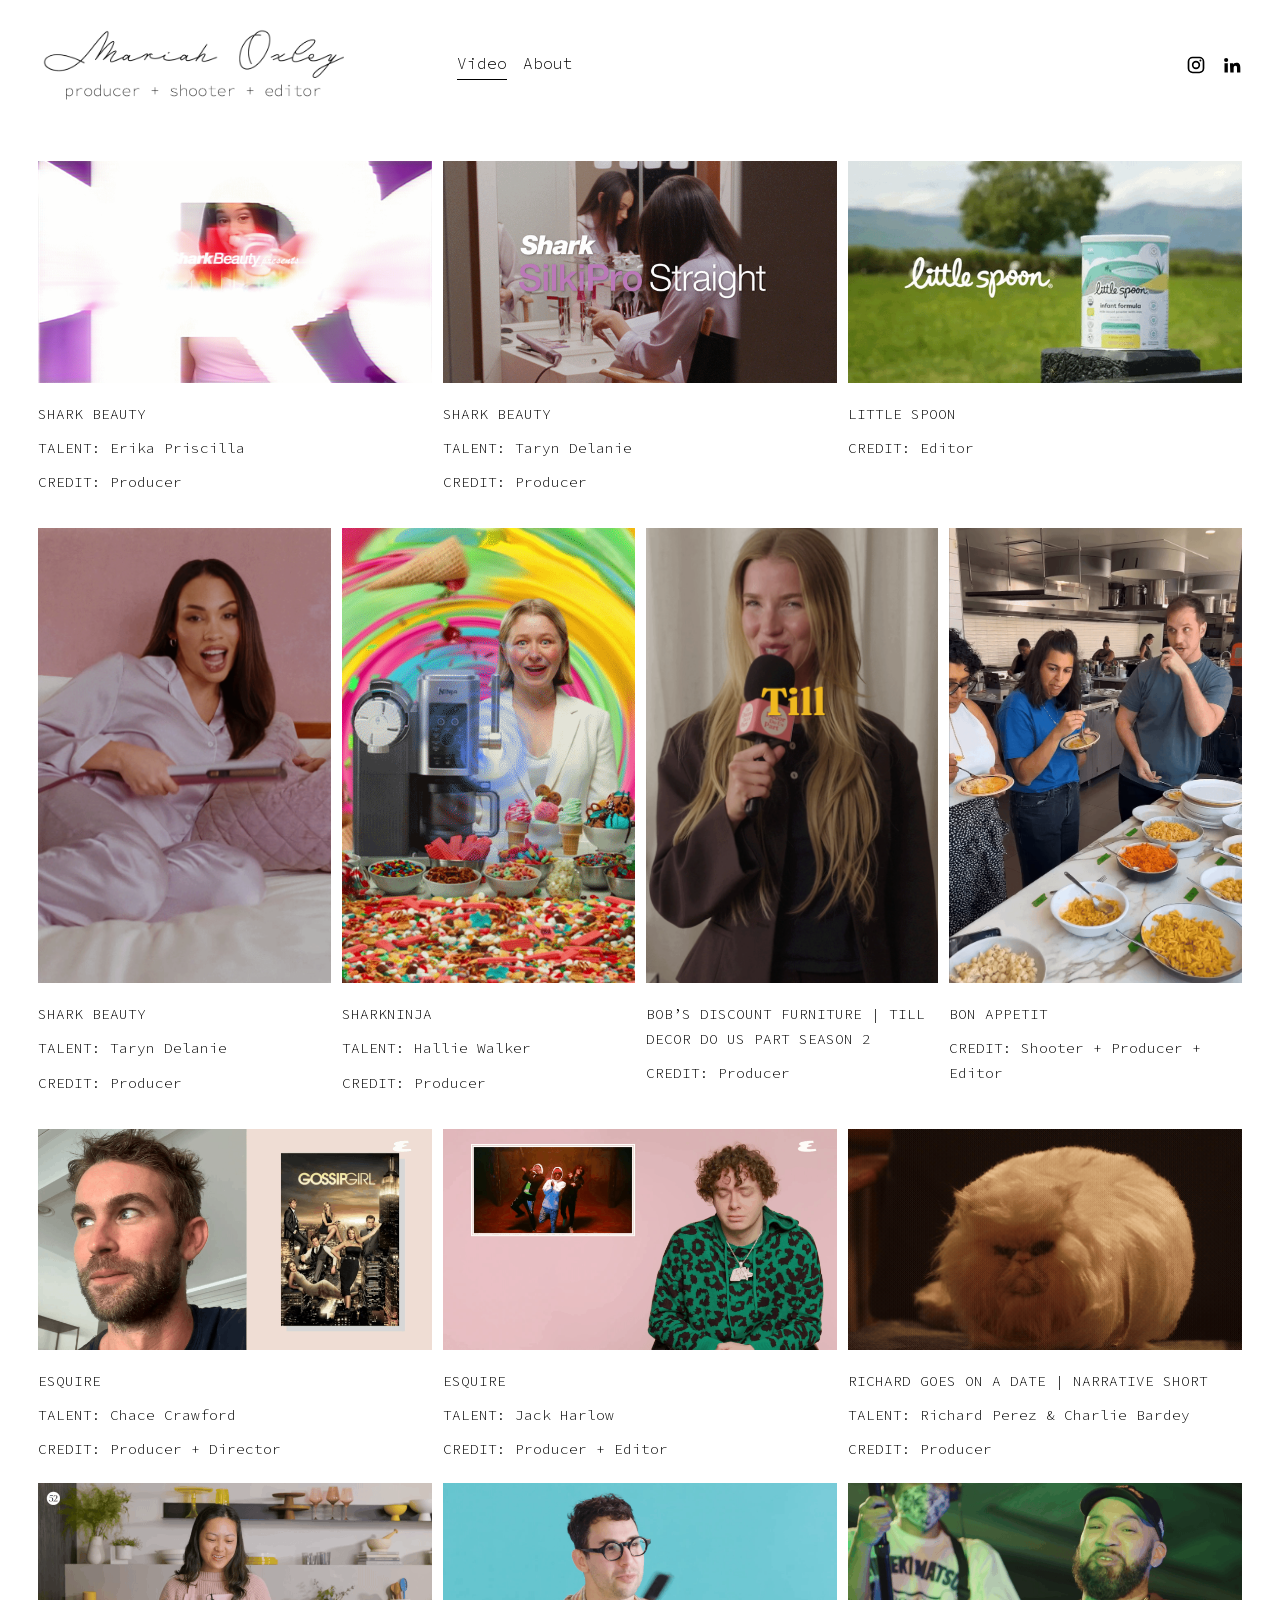
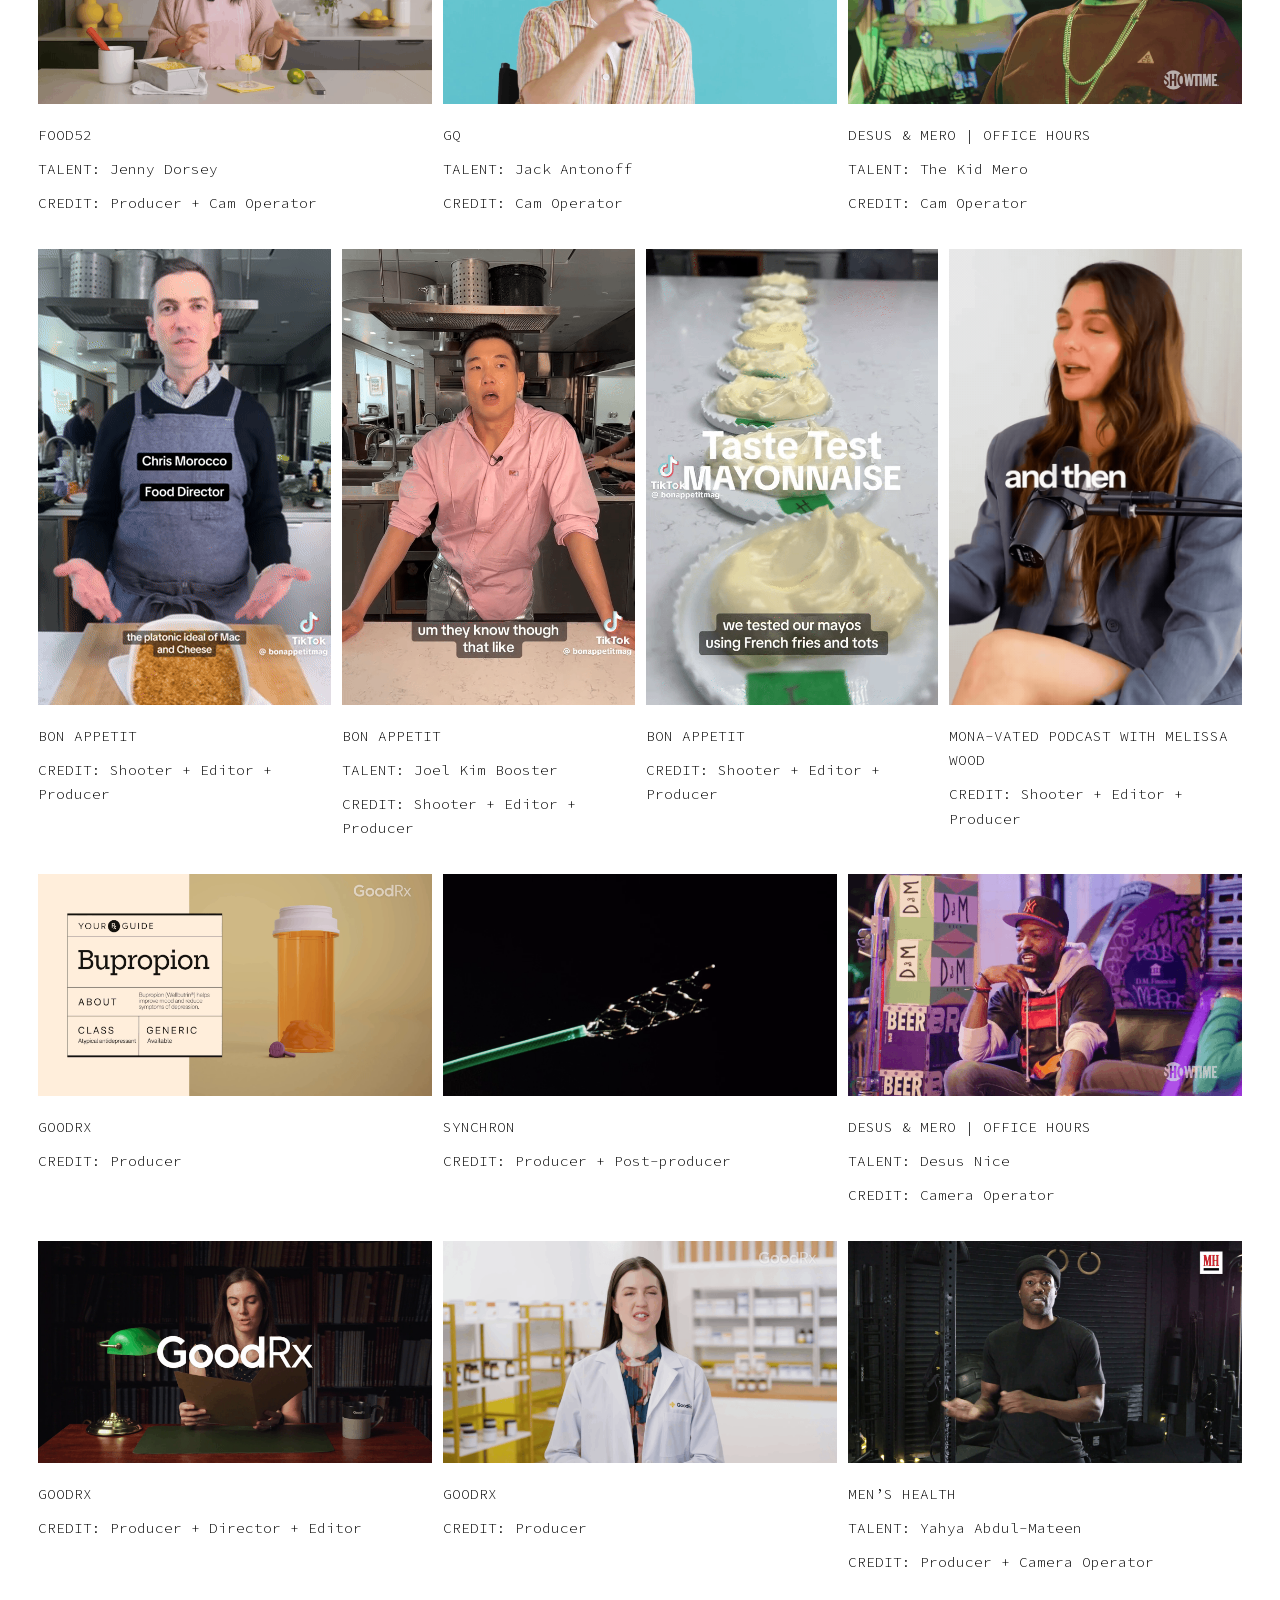
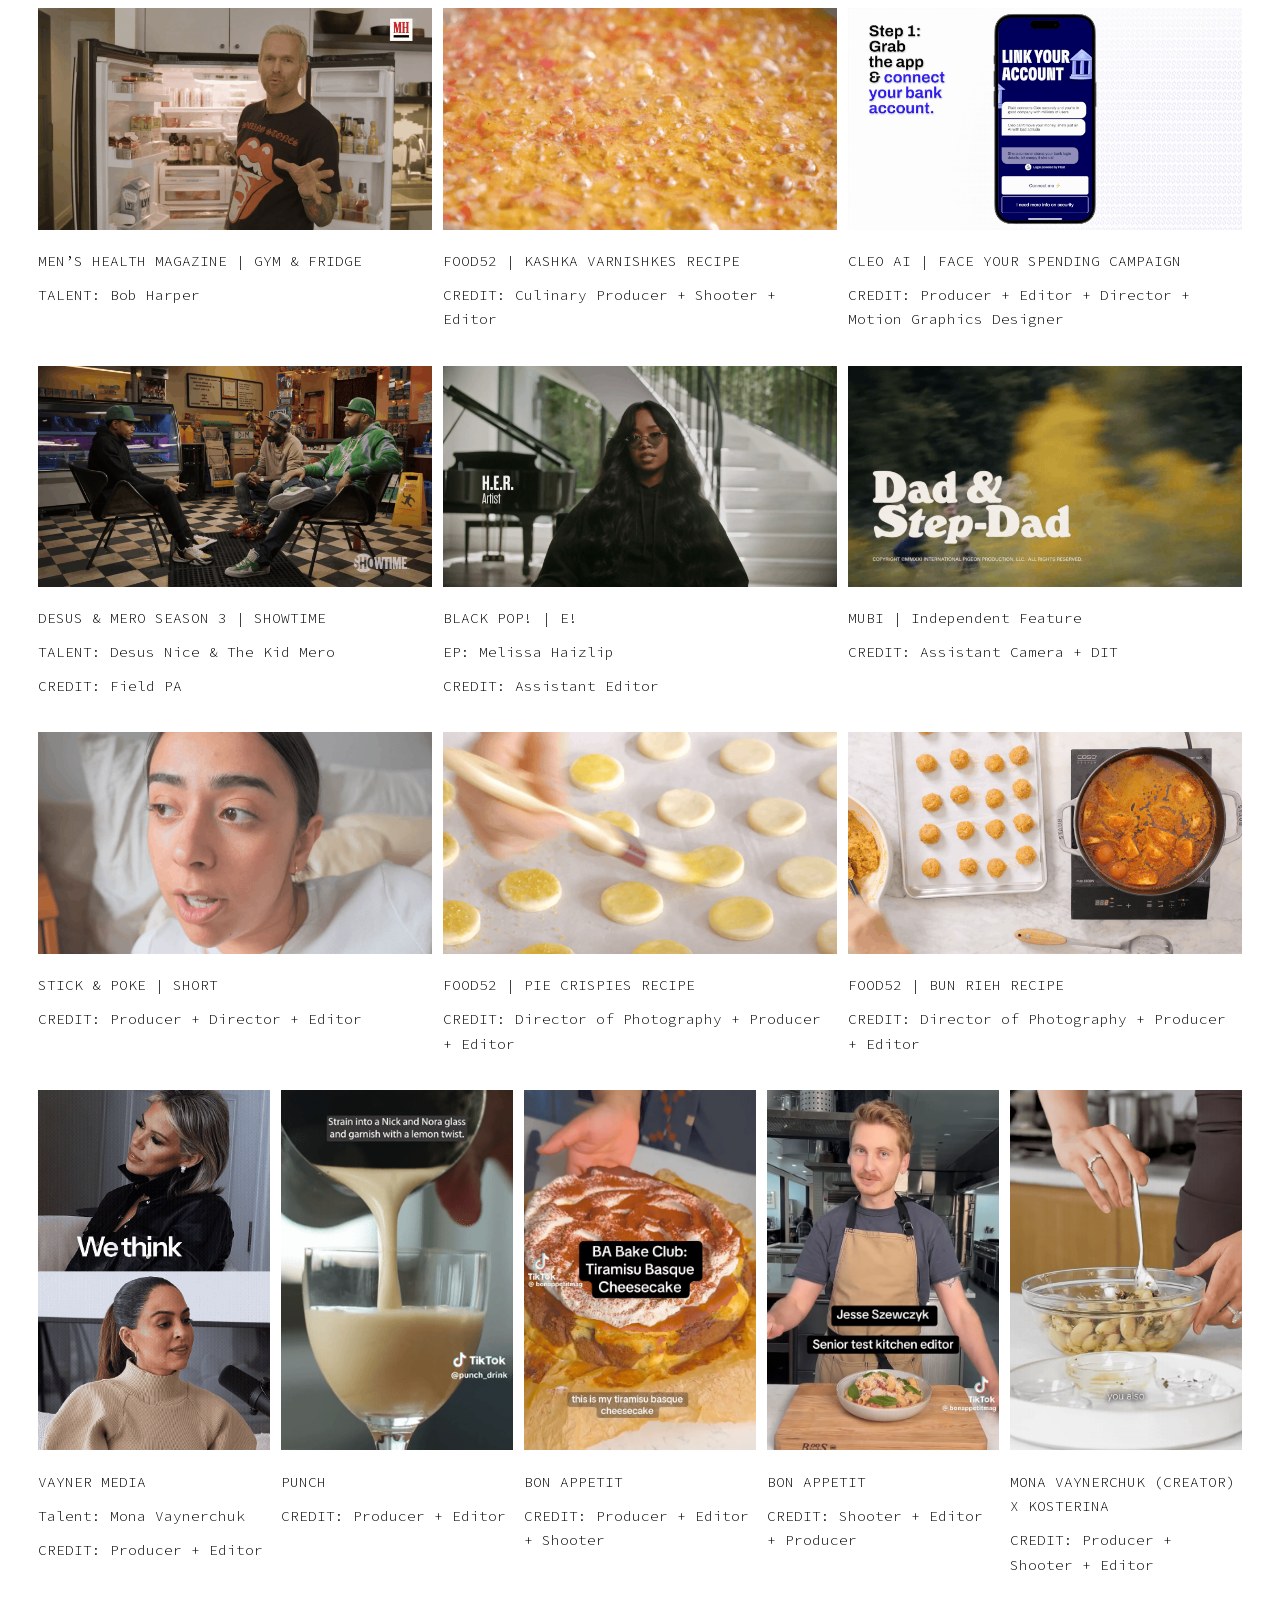
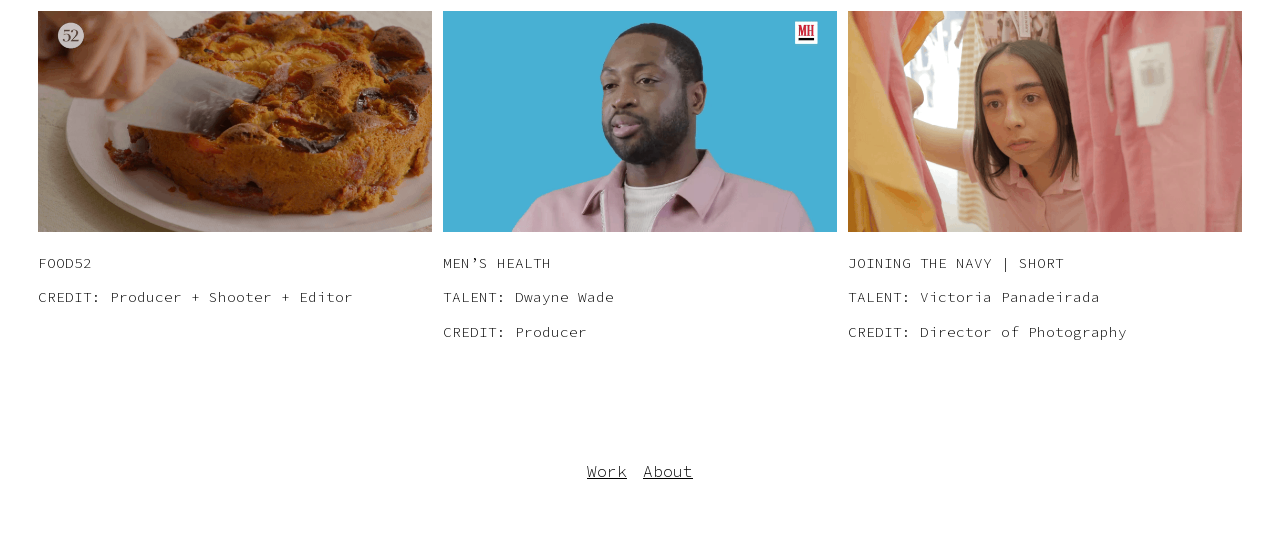
<file: index.html>
<!DOCTYPE html>
<html lang="en">
<head>
  <meta charset="utf-8">
  <meta name="viewport" content="width=device-width, initial-scale=1">
  <title>Mariah Oxley | Producer + Shooter + Editor</title>
  <link rel="stylesheet" href="style.css">
</head>
<body>

  <!-- ===== HEADER: logo, page links, social icons ===== -->
  <header class="site-header">
    <a class="logo" href="index.html"><img src="images/logo.webp" alt="Mariah Oxley — producer + shooter + editor" width="1500" height="393"></a>
    <nav class="main-nav">
      <a href="index.html" class="current">Video</a>
      <a href="about.html">About</a>
    </nav>
    <div class="social">
      <a href="https://www.instagram.com/fruityordie/" target="_blank" rel="noopener" aria-label="Instagram">
        <svg viewBox="0 0 24 24" fill="none" stroke="currentColor" stroke-width="2"><rect x="3" y="3" width="18" height="18" rx="5"/><circle cx="12" cy="12" r="4"/><circle cx="17.3" cy="6.7" r="1.2" fill="currentColor" stroke="none"/></svg>
      </a>
      <a href="https://www.linkedin.com/in/mariah-oxley-273037b3" target="_blank" rel="noopener" aria-label="LinkedIn">
        <svg viewBox="0 0 24 24" fill="currentColor"><path d="M4.98 3.5a2.5 2.5 0 1 1 0 5 2.5 2.5 0 0 1 0-5zM3 9.75h4V21H3zM9.5 9.75h3.8v1.6h.06c.53-.95 1.83-1.95 3.76-1.95 4.02 0 4.88 2.5 4.88 5.9V21h-4v-5.1c0-1.3-.03-2.9-1.85-2.9-1.85 0-2.15 1.4-2.15 2.8V21h-4z"/></svg>
      </a>
    </div>
  </header>

  <!-- ===== VIDEO GRID =====
       Each "row" holds a few projects.
         row wide = horizontal videos, 3 across
         row tall = vertical videos, 4 across
         row tall five = vertical videos, 5 across
       Each "card" is one project: a thumbnail (which links to the video)
       followed by its lines of text. To add a project, copy a whole
       <div class="card"> ... </div> block and change the details. -->
  <main class="work">

    <div class="row wide">
      <div class="card">
        <a class="thumb" href="https://www.youtube.com/shorts/WYabERY_pOA" target="_blank" rel="noopener"><img src="images/shark-beauty-facialpro-glow.gif" alt="Shark Beauty — Erika Priscilla" loading="lazy"></a>
        <p>SHARK BEAUTY</p>
        <p>TALENT: Erika Priscilla</p>
        <p>CREDIT: Producer</p>
      </div>
      <div class="card">
        <a class="thumb" href="https://www.youtube.com/shorts/jT5U-yEd4rU" target="_blank" rel="noopener"><img src="images/shark-beauty-silkipro-straight.gif" alt="Shark Beauty — Taryn Delanie" loading="lazy"></a>
        <p>SHARK BEAUTY</p>
        <p>TALENT: Taryn Delanie</p>
        <p>CREDIT: Producer</p>
      </div>
      <div class="card">
        <a class="thumb" href="https://www.youtube.com/watch?v=Ip7ZL41Eh-M" target="_blank" rel="noopener"><img src="images/little-spoon.gif" alt="Little Spoon" loading="lazy"></a>
        <p>LITTLE SPOON</p>
        <p>CREDIT: Editor</p>
      </div>
    </div>

    <div class="row tall">
      <div class="card">
        <a class="thumb" href="https://www.youtube.com/shorts/EPOIRGHQ_3E" target="_blank" rel="noopener"><img src="images/shark-beauty-silki.gif" alt="Shark Beauty — Taryn Delanie" loading="lazy"></a>
        <p>SHARK BEAUTY</p>
        <p>TALENT: Taryn Delanie</p>
        <p>CREDIT: Producer</p>
      </div>
      <div class="card">
        <a class="thumb" href="https://www.instagram.com/reels/DYFrEcxgl2x/" target="_blank" rel="noopener"><img src="images/shark-ninja-creami.gif" alt="SharkNinja — Hallie Walker" loading="lazy"></a>
        <p>SHARKNINJA</p>
        <p>TALENT: Hallie Walker</p>
        <p>CREDIT: Producer</p>
      </div>
      <div class="card">
        <a class="thumb" href="https://www.instagram.com/p/DdZBFwoCWNJ/" target="_blank" rel="noopener"><img src="images/bobs-discount-furniture-s2.gif" alt="Bob's Discount Furniture — Till Decor Do Us Part, Season 2" loading="lazy"></a>
        <p>BOB’S DISCOUNT FURNITURE | TILL DECOR DO US PART SEASON 2</p>
        <p>CREDIT: Producer</p>
      </div>
      <div class="card">
        <a class="thumb" href="https://www.instagram.com/bonappetitmag/reel/CyBorCYO1Y4/" target="_blank" rel="noopener"><img src="images/bon-appetit-boxed-mac.gif" alt="Bon Appetit" loading="lazy"></a>
        <p>BON APPETIT</p>
        <p>CREDIT: Shooter + Producer + Editor</p>
      </div>
    </div>

    <div class="row wide">
      <div class="card">
        <a class="thumb" href="https://www.youtube.com/watch?v=9w1bFqHc9Ug" target="_blank" rel="noopener"><img src="images/esquire-chace-crawford.gif" alt="Esquire — Chace Crawford" loading="lazy"></a>
        <p>ESQUIRE</p>
        <p>TALENT: Chace Crawford</p>
        <p>CREDIT: Producer + Director</p>
      </div>
      <div class="card">
        <a class="thumb" href="https://www.youtube.com/watch?v=IMe4Qz5ZKik" target="_blank" rel="noopener"><img src="images/esquire-jack-harlow.gif" alt="Esquire — Jack Harlow" loading="lazy"></a>
        <p>ESQUIRE</p>
        <p>TALENT: Jack Harlow</p>
        <p>CREDIT: Producer + Editor</p>
      </div>
      <div class="card">
        <a class="thumb" href="https://vimeo.com/1148168714/8cf47bb7df" target="_blank" rel="noopener"><img src="images/richard-goes-on-a-date.gif" alt="Richard Goes On A Date — Richard Perez &amp; Charlie Bardey" loading="lazy"></a>
        <p>RICHARD GOES ON A DATE | NARRATIVE SHORT</p>
        <p>TALENT: Richard Perez &amp; Charlie Bardey</p>
        <p>CREDIT: Producer</p>
      </div>
      <div class="card">
        <a class="thumb" href="https://www.youtube.com/watch?v=i8IpPEkkmqA&amp;t=1s" target="_blank" rel="noopener"><img src="images/food52-jenny-dorsey.gif" alt="Food52 — Jenny Dorsey" loading="lazy"></a>
        <p>FOOD52</p>
        <p>TALENT: Jenny Dorsey</p>
        <p>CREDIT: Producer + Cam Operator</p>
      </div>
      <div class="card">
        <a class="thumb" href="https://www.youtube.com/watch?v=GhDc1CFGvjk" target="_blank" rel="noopener"><img src="images/gq-jack-antonoff.gif" alt="Gq — Jack Antonoff" loading="lazy"></a>
        <p>GQ</p>
        <p>TALENT: Jack Antonoff</p>
        <p>CREDIT: Cam Operator</p>
      </div>
      <div class="card">
        <a class="thumb" href="https://www.youtube.com/watch?index=5&amp;list=PLn6pNtLOQOyUHyNP1sbcsbvXW80lkZOwV&amp;v=U_LKBtE3x8A" target="_blank" rel="noopener"><img src="images/office-hours-mero.gif" alt="Desus &amp; Mero — The Kid Mero" loading="lazy"></a>
        <p>DESUS &amp; MERO | OFFICE HOURS</p>
        <p>TALENT: The Kid Mero</p>
        <p>CREDIT: Cam Operator</p>
      </div>
    </div>

    <div class="row tall">
      <div class="card">
        <a class="thumb" href="https://www.tiktok.com/@bonappetitmag/video/7300692531417861418" target="_blank" rel="noopener"><img src="images/bon-appetit-morocco-mac.gif" alt="Bon Appetit" loading="lazy"></a>
        <p>BON APPETIT</p>
        <p>CREDIT: Shooter + Editor + Producer</p>
      </div>
      <div class="card">
        <a class="thumb" href="https://www.tiktok.com/@bonappetitmag/video/7380075828308102443" target="_blank" rel="noopener"><img src="images/bon-appetit-joel-kim-booster.gif" alt="Bon Appetit — Joel Kim Booster" loading="lazy"></a>
        <p>BON APPETIT</p>
        <p>TALENT: Joel Kim Booster</p>
        <p>CREDIT: Shooter + Editor + Producer</p>
      </div>
      <div class="card">
        <a class="thumb" href="https://www.instagram.com/bonappetitmag/reel/C8r3GJDuYO2/?hl=en" target="_blank" rel="noopener"><img src="images/bon-appetit-mayo.gif" alt="Bon Appetit" loading="lazy"></a>
        <p>BON APPETIT</p>
        <p>CREDIT: Shooter + Editor + Producer</p>
      </div>
      <div class="card">
        <a class="thumb" href="https://www.instagram.com/p/DO_azWSkQXy/" target="_blank" rel="noopener"><img src="images/mona-vated-melissa-wood.gif" alt="Mona-vated Podcast With Melissa Wood" loading="lazy"></a>
        <p>MONA-VATED PODCAST WITH MELISSA WOOD</p>
        <p>CREDIT: Shooter + Editor + Producer</p>
      </div>
    </div>

    <div class="row wide">
      <div class="card">
        <a class="thumb" href="https://www.youtube.com/watch?v=mg6JQIeW8V0" target="_blank" rel="noopener"><img src="images/goodrx-bupropion.gif" alt="Goodrx" loading="lazy"></a>
        <p>GOODRX</p>
        <p>CREDIT: Producer</p>
      </div>
      <div class="card">
        <a class="thumb" href="https://www.youtube.com/watch?v=YK8r5vdpozA" target="_blank" rel="noopener"><img src="images/synchron.gif" alt="Synchron" loading="lazy"></a>
        <p>SYNCHRON</p>
        <p>CREDIT: Producer + Post-producer</p>
      </div>
      <div class="card">
        <a class="thumb" href="https://www.youtube.com/watch?v=0TVHpHSPg2g&amp;list=PLn6pNtLOQOyUHyNP1sbcsbvXW80lkZOwV" target="_blank" rel="noopener"><img src="images/office-hours-desus.gif" alt="Desus &amp; Mero — Desus Nice" loading="lazy"></a>
        <p>DESUS &amp; MERO | OFFICE HOURS</p>
        <p>TALENT: Desus Nice</p>
        <p>CREDIT: Camera Operator</p>
      </div>
    </div>

    <div class="row wide">
      <div class="card">
        <a class="thumb" href="https://www.youtube.com/watch?v=tnrRF0jUIeY" target="_blank" rel="noopener"><img src="images/goodrx-medical-mysteries.gif" alt="Goodrx" loading="lazy"></a>
        <p>GOODRX</p>
        <p>CREDIT: Producer + Director + Editor</p>
      </div>
      <div class="card">
        <a class="thumb" href="https://www.youtube.com/watch?v=mg6JQIeW8V0" target="_blank" rel="noopener"><img src="images/goodrx-wegovy.gif" alt="Goodrx" loading="lazy"></a>
        <p>GOODRX</p>
        <p>CREDIT: Producer</p>
      </div>
      <div class="card">
        <a class="thumb" href="https://www.youtube.com/watch?v=9zMU3e4yp94&amp;t=108s" target="_blank" rel="noopener"><img src="images/mens-health-yahya.gif" alt="Men’s Health — Yahya Abdul-Mateen" loading="lazy"></a>
        <p>MEN’S HEALTH</p>
        <p>TALENT: Yahya Abdul-Mateen</p>
        <p>CREDIT: Producer + Camera Operator</p>
      </div>
    </div>

    <div class="row wide">
      <div class="card">
        <a class="thumb" href="https://www.youtube.com/watch?v=GGitFKc5v1A&amp;t=30s" target="_blank" rel="noopener"><img src="images/mens-health-bob-harper.gif" alt="Men’s Health Magazine" loading="lazy"></a>
        <p>MEN’S HEALTH MAGAZINE | GYM &amp; FRIDGE</p>
        <p>TALENT: Bob Harper</p>
      </div>
      <div class="card">
        <a class="thumb" href="https://food52.com/recipes/76059-kasha-varnishkes" target="_blank" rel="noopener"><img src="images/food52-kashka-varnishkes.gif" alt="Food52" loading="lazy"></a>
        <p>FOOD52 | KASHKA VARNISHKES RECIPE</p>
        <p>CREDIT: Culinary Producer + Shooter + Editor</p>
      </div>
      <div class="card">
        <a class="thumb" href="https://www.tiktok.com/@meetcleo/video/7329905992219544864?lang=en" target="_blank" rel="noopener"><img src="images/cleo-ai.gif" alt="Cleo Ai" loading="lazy"></a>
        <p>CLEO AI | FACE YOUR SPENDING CAMPAIGN</p>
        <p>CREDIT: Producer + Editor + Director + Motion Graphics Designer</p>
      </div>
    </div>

    <div class="row wide">
      <div class="card">
        <a class="thumb" href="https://www.imdb.com/title/tt9362790/fullcredits/?ref_=tt_cst_sm" target="_blank" rel="noopener"><img src="images/desus-mero-showtime.gif" alt="Desus &amp; Mero Season 3 — Desus Nice &amp; The Kid Mero" loading="lazy"></a>
        <p>DESUS &amp; MERO SEASON 3 | SHOWTIME</p>
        <p>TALENT: Desus Nice &amp; The Kid Mero</p>
        <p>CREDIT: Field PA</p>
      </div>
      <div class="card">
        <a class="thumb" href="https://www.imdb.com/title/tt27615984/fullcredits/?ref_=tt_cst_sm" target="_blank" rel="noopener"><img src="images/black-pop.gif" alt="Black Pop! — Melissa Haizlip" loading="lazy"></a>
        <p>BLACK POP! | E!</p>
        <p>EP: Melissa Haizlip</p>
        <p>CREDIT: Assistant Editor</p>
      </div>
      <div class="card">
        <a class="thumb" href="https://www.imdb.com/title/tt21433722/" target="_blank" rel="noopener"><img src="images/mubi-dad-and-step-dad.gif" alt="Mubi" loading="lazy"></a>
        <p>MUBI | Independent Feature</p>
        <p>CREDIT: Assistant Camera + DIT</p>
      </div>
    </div>

    <div class="row wide">
      <div class="card">
        <a class="thumb" href="https://www.youtube.com/watch?v=mcoWE4a83Fk" target="_blank" rel="noopener"><img src="images/stick-and-poke.gif" alt="Stick &amp; Poke" loading="lazy"></a>
        <p>STICK &amp; POKE | SHORT</p>
        <p>CREDIT: Producer + Director + Editor</p>
      </div>
      <div class="card">
        <a class="thumb" href="https://food52.com/recipes/80542-pie-crispies" target="_blank" rel="noopener"><img src="images/food52-pie-crispies.gif" alt="Food52" loading="lazy"></a>
        <p>FOOD52 | PIE CRISPIES RECIPE</p>
        <p>CREDIT: Director of Photography + Producer + Editor</p>
      </div>
      <div class="card">
        <a class="thumb" href="https://food52.com/recipes/33934-vietnamese-crab-noodle-soup-bun-rieu" target="_blank" rel="noopener"><img src="images/food52-bun-rieu.gif" alt="Food52" loading="lazy"></a>
        <p>FOOD52 | BUN RIEH RECIPE</p>
        <p>CREDIT: Director of Photography + Producer + Editor</p>
      </div>
    </div>

    <div class="row tall five">
      <div class="card">
        <a class="thumb" href="https://www.instagram.com/reel/DOwM-HnkRmx/?hl=en" target="_blank" rel="noopener"><img src="images/vayner-mona.gif" alt="Vayner Media — Mona Vaynerchuk" loading="lazy"></a>
        <p>VAYNER MEDIA</p>
        <p>Talent: Mona Vaynerchuk</p>
        <p>CREDIT: Producer + Editor</p>
      </div>
      <div class="card">
        <a class="thumb" href="https://www.tiktok.com/@punch_drink/video/7363674068270206238" target="_blank" rel="noopener"><img src="images/punch.gif" alt="Punch" loading="lazy"></a>
        <p>PUNCH</p>
        <p>CREDIT: Producer + Editor</p>
      </div>
      <div class="card">
        <a class="thumb" href="https://www.instagram.com/bonappetitmag/reel/DFiNI-pyKRW/" target="_blank" rel="noopener"><img src="images/bon-appetit-basque-cheesecake.gif" alt="Bon Appetit" loading="lazy"></a>
        <p>BON APPETIT</p>
        <p>CREDIT: Producer + Editor + Shooter</p>
      </div>
      <div class="card">
        <a class="thumb" href="https://www.tiktok.com/@bonappetitmag/video/7392586713471667502?lang=en" target="_blank" rel="noopener"><img src="images/bon-appetit-pasta.gif" alt="Bon Appetit" loading="lazy"></a>
        <p>BON APPETIT</p>
        <p>CREDIT: Shooter + Editor + Producer</p>
      </div>
      <div class="card">
        <a class="thumb" href="https://www.instagram.com/p/DOwM-HnkRmx/?hl=en" target="_blank" rel="noopener"><img src="images/mona-kosterina.gif" alt="Mona Vaynerchuk (creator) X Kosterina" loading="lazy"></a>
        <p>MONA VAYNERCHUK (CREATOR) X KOSTERINA</p>
        <p>CREDIT: Producer + Shooter + Editor</p>
      </div>
    </div>

    <div class="row wide">
      <div class="card">
        <a class="thumb" href="https://www.youtube.com/watch?v=eoN4eOJwdTc" target="_blank" rel="noopener"><img src="images/food52-plum-cake.gif" alt="Food52" loading="lazy"></a>
        <p>FOOD52</p>
        <p>CREDIT: Producer + Shooter + Editor</p>
      </div>
      <div class="card">
        <a class="thumb" href="https://www.youtube.com/watch?v=6Bu-n9aGN4U" target="_blank" rel="noopener"><img src="images/mens-health-dwyane-wade.gif" alt="Men’s Health — Dwayne Wade" loading="lazy"></a>
        <p>MEN’S HEALTH</p>
        <p>TALENT: Dwayne Wade</p>
        <p>CREDIT: Producer</p>
      </div>
      <div class="card">
        <a class="thumb" href="https://www.youtube.com/watch?v=RSaTe4Ufab8" target="_blank" rel="noopener"><img src="images/joining-the-navy.gif" alt="Joining The Navy — Victoria Panadeirada" loading="lazy"></a>
        <p>JOINING THE NAVY | SHORT</p>
        <p>TALENT: Victoria Panadeirada</p>
        <p>CREDIT: Director of Photography</p>
      </div>
    </div>

  </main>

  <!-- ===== FOOTER ===== -->
  <footer class="site-footer">
    <a href="index.html">Work</a>
    <a href="about.html">About</a>
  </footer>

</body>
</html>
</file>
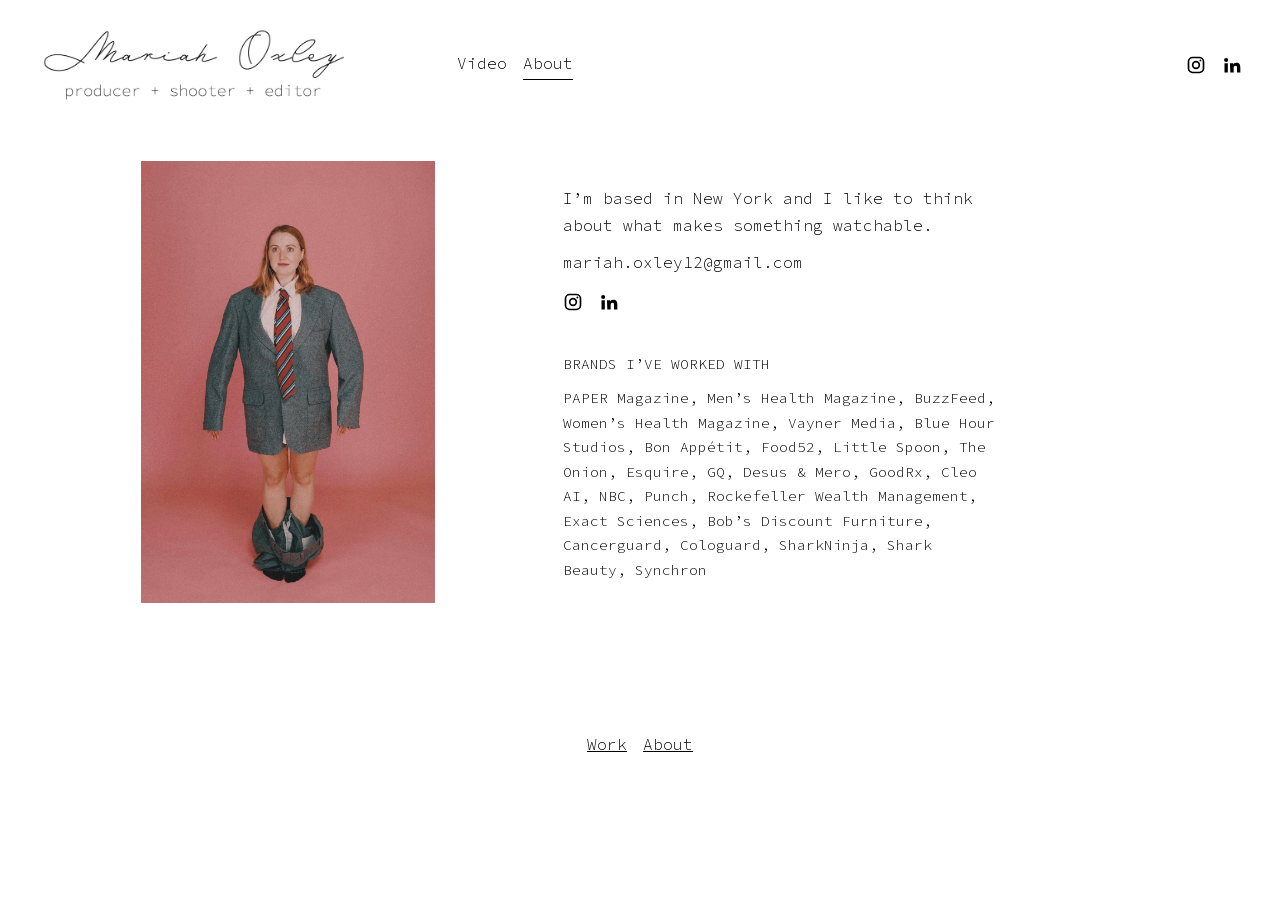
<file: about.html>
<!DOCTYPE html>
<html lang="en">
<head>
  <meta charset="utf-8">
  <meta name="viewport" content="width=device-width, initial-scale=1">
  <title>About — Mariah Oxley | Producer + Shooter + Editor</title>
  <link rel="stylesheet" href="style.css">
</head>
<body>

  <!-- ===== HEADER: logo, page links, social icons ===== -->
  <header class="site-header">
    <a class="logo" href="index.html"><img src="images/logo.webp" alt="Mariah Oxley — producer + shooter + editor" width="1500" height="393"></a>
    <nav class="main-nav">
      <a href="index.html">Video</a>
      <a href="about.html" class="current">About</a>
    </nav>
    <div class="social">
      <a href="https://www.instagram.com/fruityordie/" target="_blank" rel="noopener" aria-label="Instagram">
        <svg viewBox="0 0 24 24" fill="none" stroke="currentColor" stroke-width="2"><rect x="3" y="3" width="18" height="18" rx="5"/><circle cx="12" cy="12" r="4"/><circle cx="17.3" cy="6.7" r="1.2" fill="currentColor" stroke="none"/></svg>
      </a>
      <a href="https://www.linkedin.com/in/mariah-oxley-273037b3" target="_blank" rel="noopener" aria-label="LinkedIn">
        <svg viewBox="0 0 24 24" fill="currentColor"><path d="M4.98 3.5a2.5 2.5 0 1 1 0 5 2.5 2.5 0 0 1 0-5zM3 9.75h4V21H3zM9.5 9.75h3.8v1.6h.06c.53-.95 1.83-1.95 3.76-1.95 4.02 0 4.88 2.5 4.88 5.9V21h-4v-5.1c0-1.3-.03-2.9-1.85-2.9-1.85 0-2.15 1.4-2.15 2.8V21h-4z"/></svg>
      </a>
    </div>
  </header>

  <!-- ===== ABOUT ===== -->
  <main class="about">
    <img class="portrait" src="images/mariah.webp" alt="Mariah Oxley" width="1000" height="1499">
    <div class="bio">
      <p>I’m based in New York and I like to think about what makes something watchable.</p>
      <p><a href="mailto:mariah.oxley12@gmail.com">mariah.oxley12@gmail.com</a></p>
      <div class="social">
        <a href="https://www.instagram.com/fruityordie/" target="_blank" rel="noopener" aria-label="Instagram">
          <svg viewBox="0 0 24 24" fill="none" stroke="currentColor" stroke-width="2"><rect x="3" y="3" width="18" height="18" rx="5"/><circle cx="12" cy="12" r="4"/><circle cx="17.3" cy="6.7" r="1.2" fill="currentColor" stroke="none"/></svg>
        </a>
        <a href="https://www.linkedin.com/in/mariah-oxley-273037b3" target="_blank" rel="noopener" aria-label="LinkedIn">
          <svg viewBox="0 0 24 24" fill="currentColor"><path d="M4.98 3.5a2.5 2.5 0 1 1 0 5 2.5 2.5 0 0 1 0-5zM3 9.75h4V21H3zM9.5 9.75h3.8v1.6h.06c.53-.95 1.83-1.95 3.76-1.95 4.02 0 4.88 2.5 4.88 5.9V21h-4v-5.1c0-1.3-.03-2.9-1.85-2.9-1.85 0-2.15 1.4-2.15 2.8V21h-4z"/></svg>
        </a>
      </div>
      <div class="brands">
        <p class="brands-label">Brands I’ve worked with</p>
        <p>PAPER Magazine, Men’s Health Magazine, BuzzFeed, Women’s Health Magazine, Vayner Media, Blue Hour Studios, Bon Appétit, Food52, Little Spoon, The Onion, Esquire, GQ, Desus &amp; Mero, GoodRx, Cleo AI, NBC, Punch, Rockefeller Wealth Management, Exact Sciences, Bob’s Discount Furniture, Cancerguard, Cologuard, SharkNinja, Shark Beauty, Synchron</p>
      </div>
    </div>
  </main>

  <!-- ===== FOOTER ===== -->
  <footer class="site-footer">
    <a href="index.html">Work</a>
    <a href="about.html">About</a>
  </footer>

</body>
</html>
</file>
<file: style.css>
/* =========================================================
   style.css — controls how the whole site LOOKS.
   (index.html and about.html control what the site SAYS.)
   ========================================================= */

/* ---- The font (the file lives in the fonts folder) ---- */
@font-face {
  font-family: "Source Code Pro";
  src: url("fonts/source-code-pro.woff2") format("woff2");
  font-weight: 200 900;
  font-display: swap;
}

/* ---- Settings you might want to tweak ---- */
:root {
  --text-color: #000;
  --background: #fff;
  --font: "Source Code Pro", monospace;
  --side-padding: 3vw;   /* space on the left/right edges of the page */
  --gap: 11px;           /* space between thumbnails */
}

* { box-sizing: border-box; }

body {
  margin: 0;
  background: var(--background);
  color: var(--text-color);
  font-family: var(--font);
  font-weight: 300;
  font-size: 0.9rem;
  line-height: 1.7;
}

a { color: inherit; }
img { display: block; max-width: 100%; }

/* ---- Header ---- */
.site-header {
  display: flex;
  align-items: center;
  gap: 2rem;
  padding: 1.5rem var(--side-padding);
}
.logo img { width: 310px; height: auto; }
.main-nav {
  display: flex;
  gap: 1rem;
  margin-left: 6vw;
  font-size: 1rem;
}
.main-nav a { text-decoration: none; padding-bottom: 2px; }
.main-nav a.current,
.main-nav a:hover { border-bottom: 1px solid currentColor; }

.social { display: flex; gap: 1rem; }
.site-header .social { margin-left: auto; }
.social a { display: block; width: 20px; height: 20px; }
.social a:hover { opacity: 0.6; }
.social svg { width: 100%; height: 100%; }

/* ---- Video grid ---- */
.work { padding: 2rem var(--side-padding) 3rem; }

.row {
  display: grid;
  gap: var(--gap);
  margin-bottom: 1.5rem;
}
.row.wide { grid-template-columns: repeat(3, 1fr); }  /* horizontal videos */
.row.tall { grid-template-columns: repeat(4, 1fr); }  /* vertical videos */
.row.tall.five { grid-template-columns: repeat(5, 1fr); }  /* a vertical row with five */

.thumb { display: block; overflow: hidden; margin-bottom: 1.2rem; }
.thumb img {
  width: 100%;
  object-fit: cover;          /* crop to fill the box instead of squishing */
  transition: opacity 0.2s;
}
.row.wide .thumb img { aspect-ratio: 16 / 9; }
.row.tall .thumb img { aspect-ratio: 9 / 14; }
a.thumb:hover img { opacity: 0.8; }

.card p { margin: 0 0 0.6rem; }

/* ---- About page ---- */
.about {
  display: flex;
  align-items: flex-start;
  gap: 10vw;
  padding: 2rem 11vw 6rem;
  font-size: 1rem;
}
.portrait { width: 23vw; min-width: 200px; height: auto; }
.bio { max-width: 27rem; padding-top: 1.5rem; }
.bio p { margin: 0 0 0.6rem; }
.bio a { text-decoration: none; }
.bio a:hover { text-decoration: underline; }
.bio .social { margin-top: 1rem; }
.brands { margin-top: 2.5rem; font-size: 0.9rem; }
.brands-label { text-transform: uppercase; }

/* ---- Footer ---- */
.site-footer {
  display: flex;
  justify-content: center;
  gap: 1rem;
  padding: 2rem var(--side-padding) 3rem;
  font-size: 1rem;
}

/* ---- Phones and small screens ---- */
@media (max-width: 700px) {
  :root { --side-padding: 5vw; }

  .site-header { flex-wrap: wrap; gap: 1rem; }
  .logo img { width: 230px; }
  .main-nav { margin-left: 0; order: 3; width: 100%; }

  .row.wide { grid-template-columns: 1fr; }
  .row.tall, .row.tall.five { grid-template-columns: repeat(2, 1fr); }

  .about { flex-direction: column; gap: 1.5rem; padding: 1rem var(--side-padding) 3rem; }
  .portrait { width: 60vw; }
  .bio { padding-top: 0; }
}
</file>
